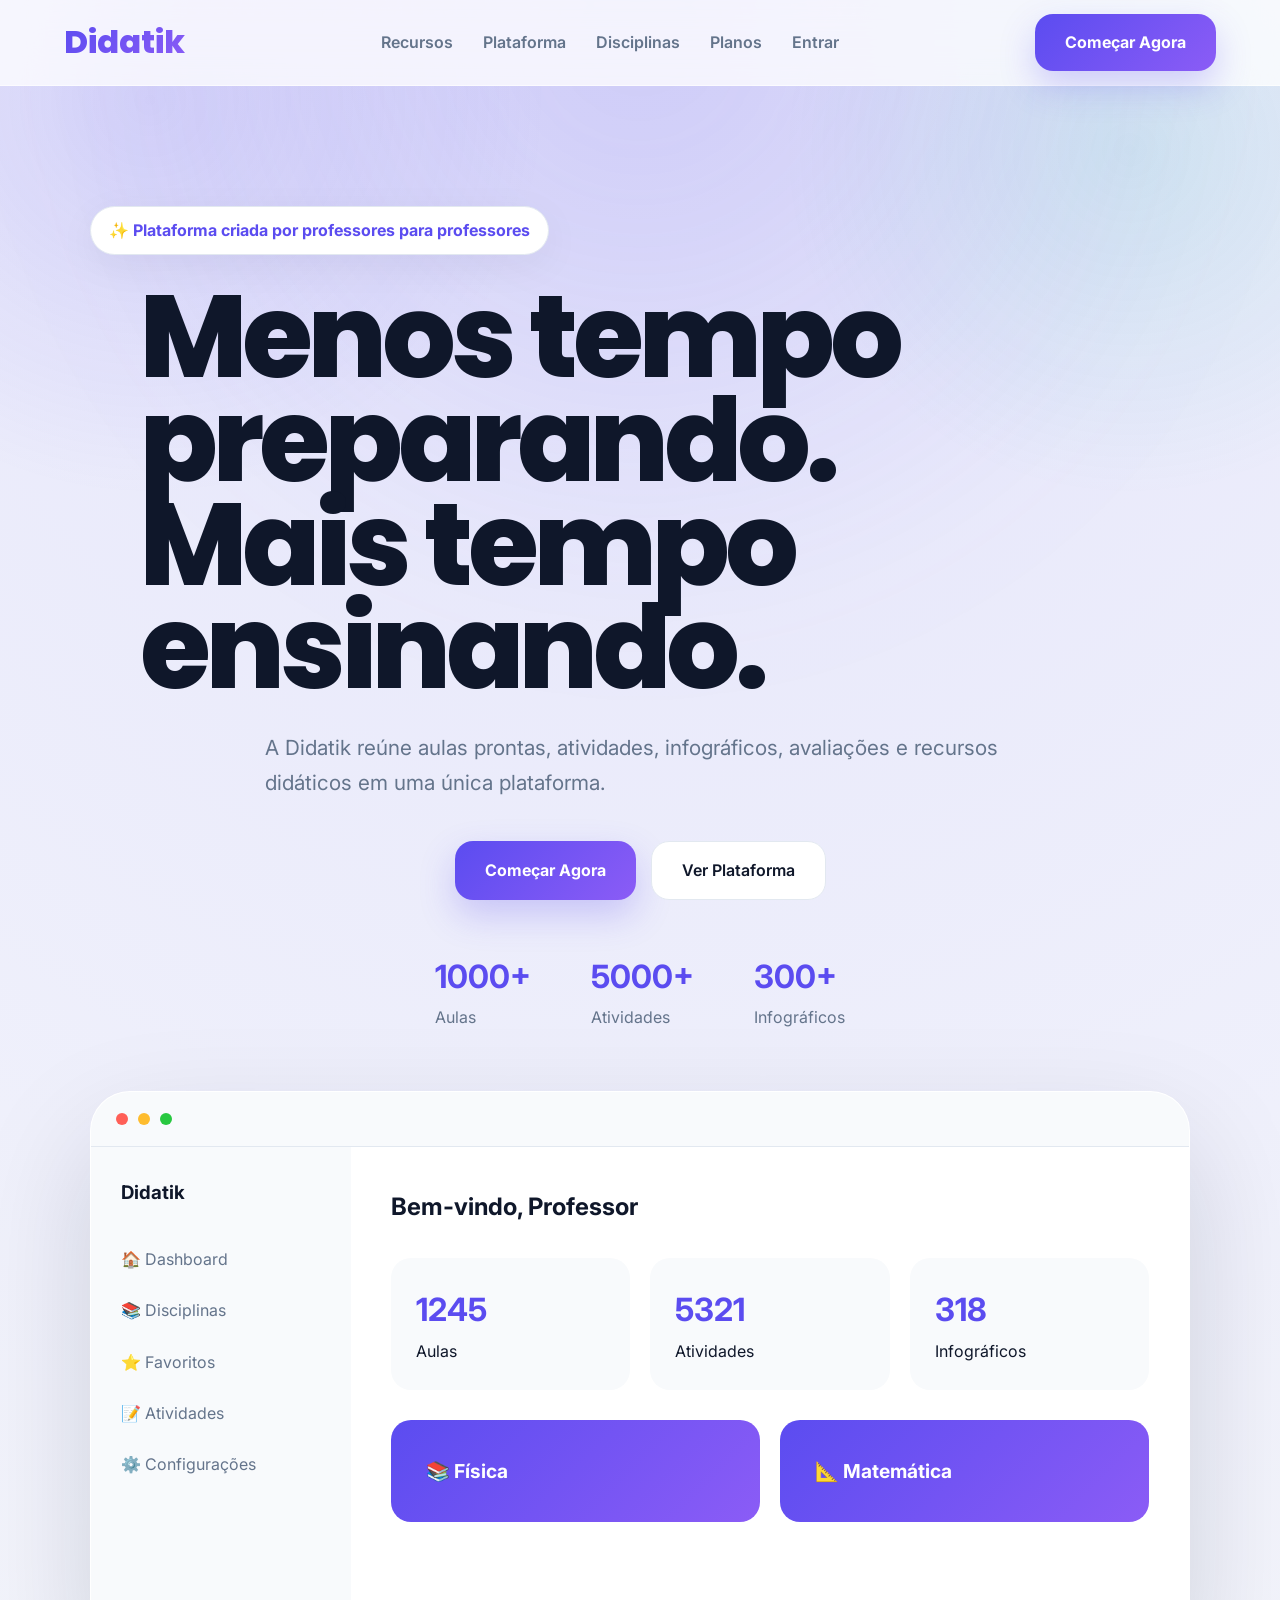
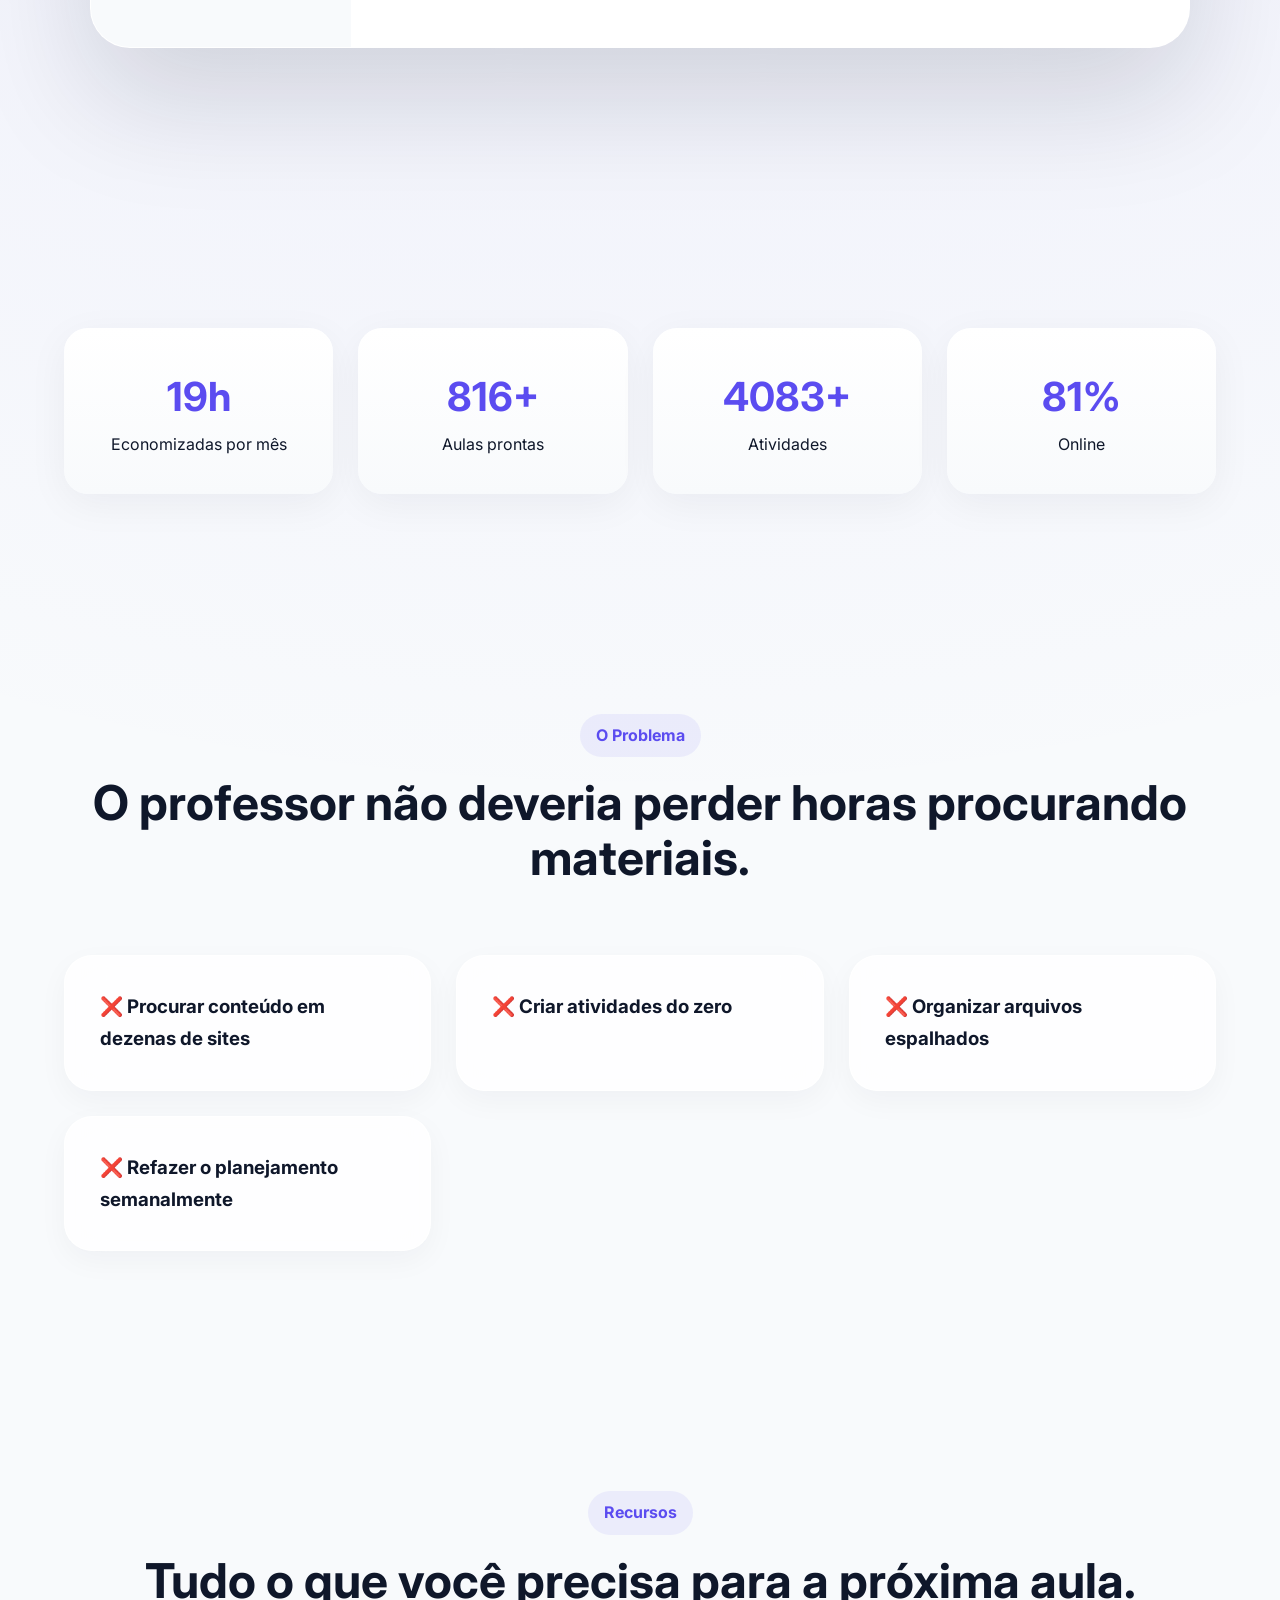
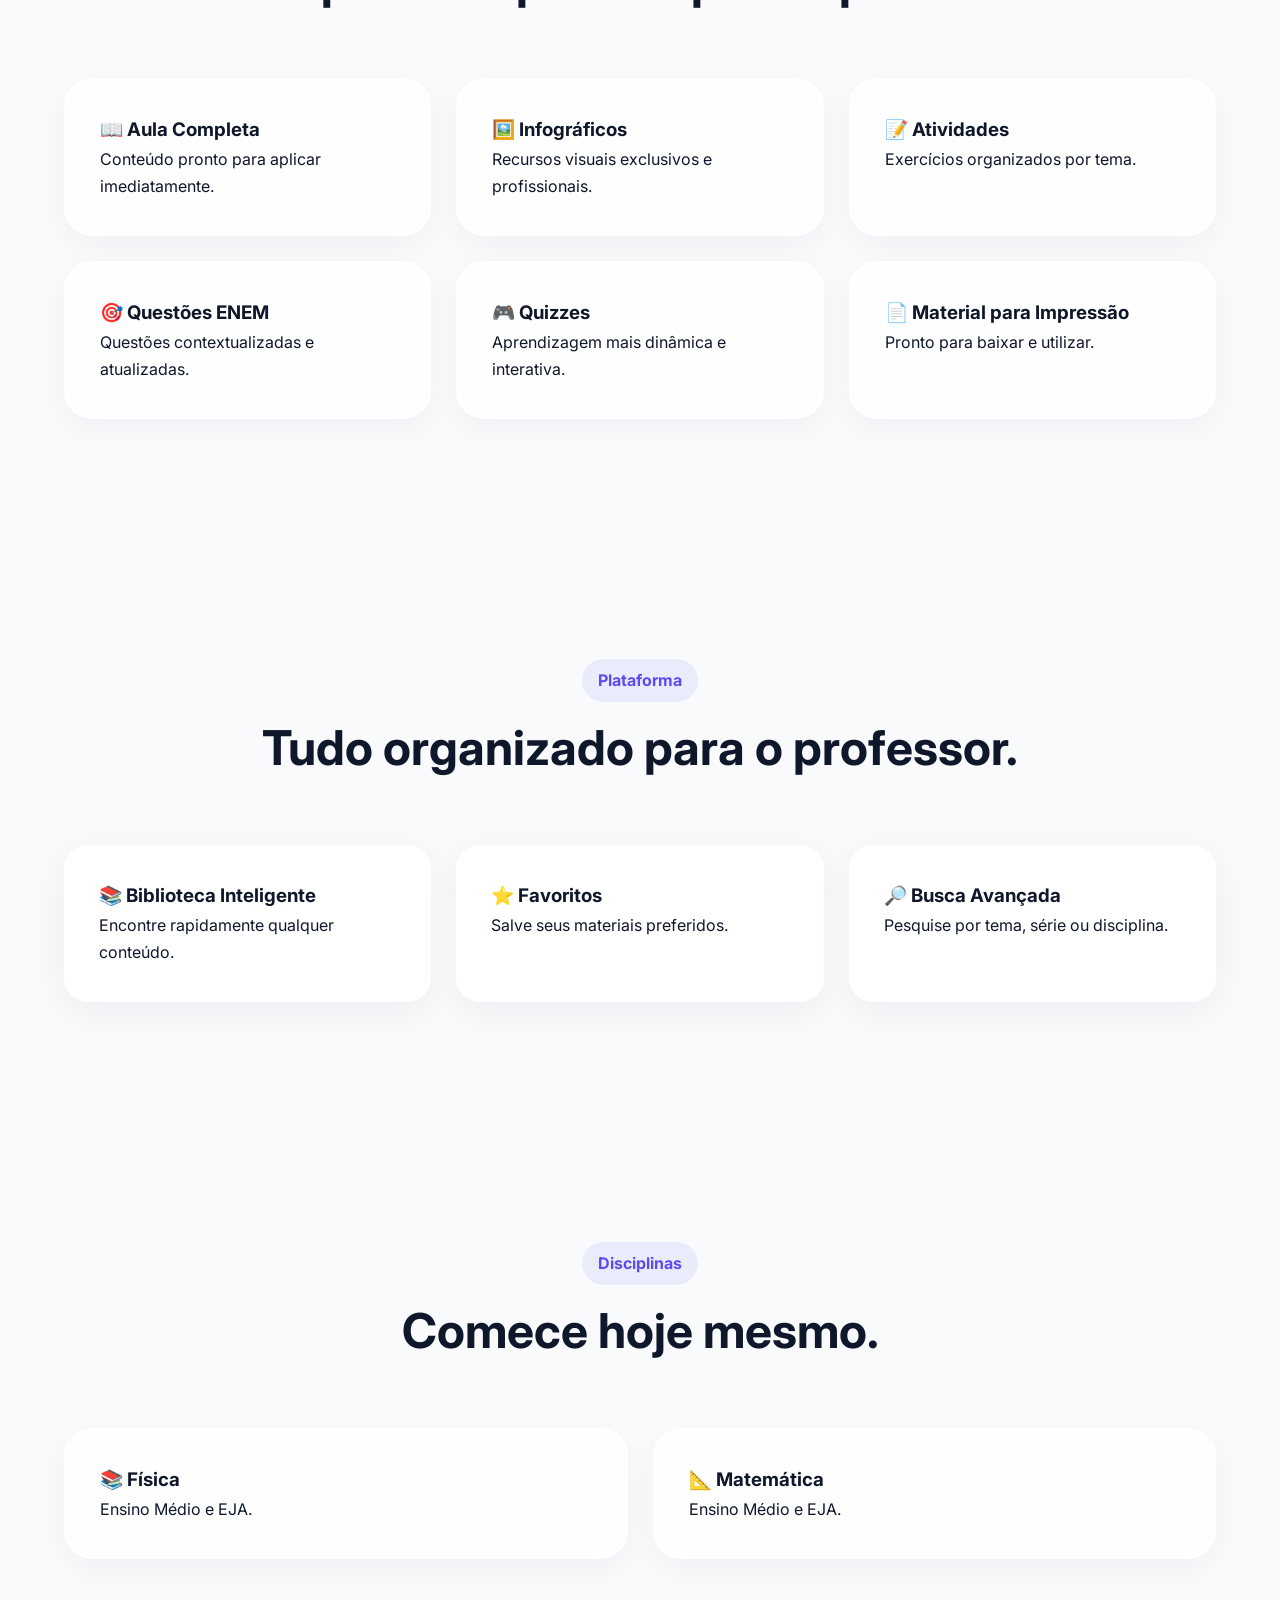
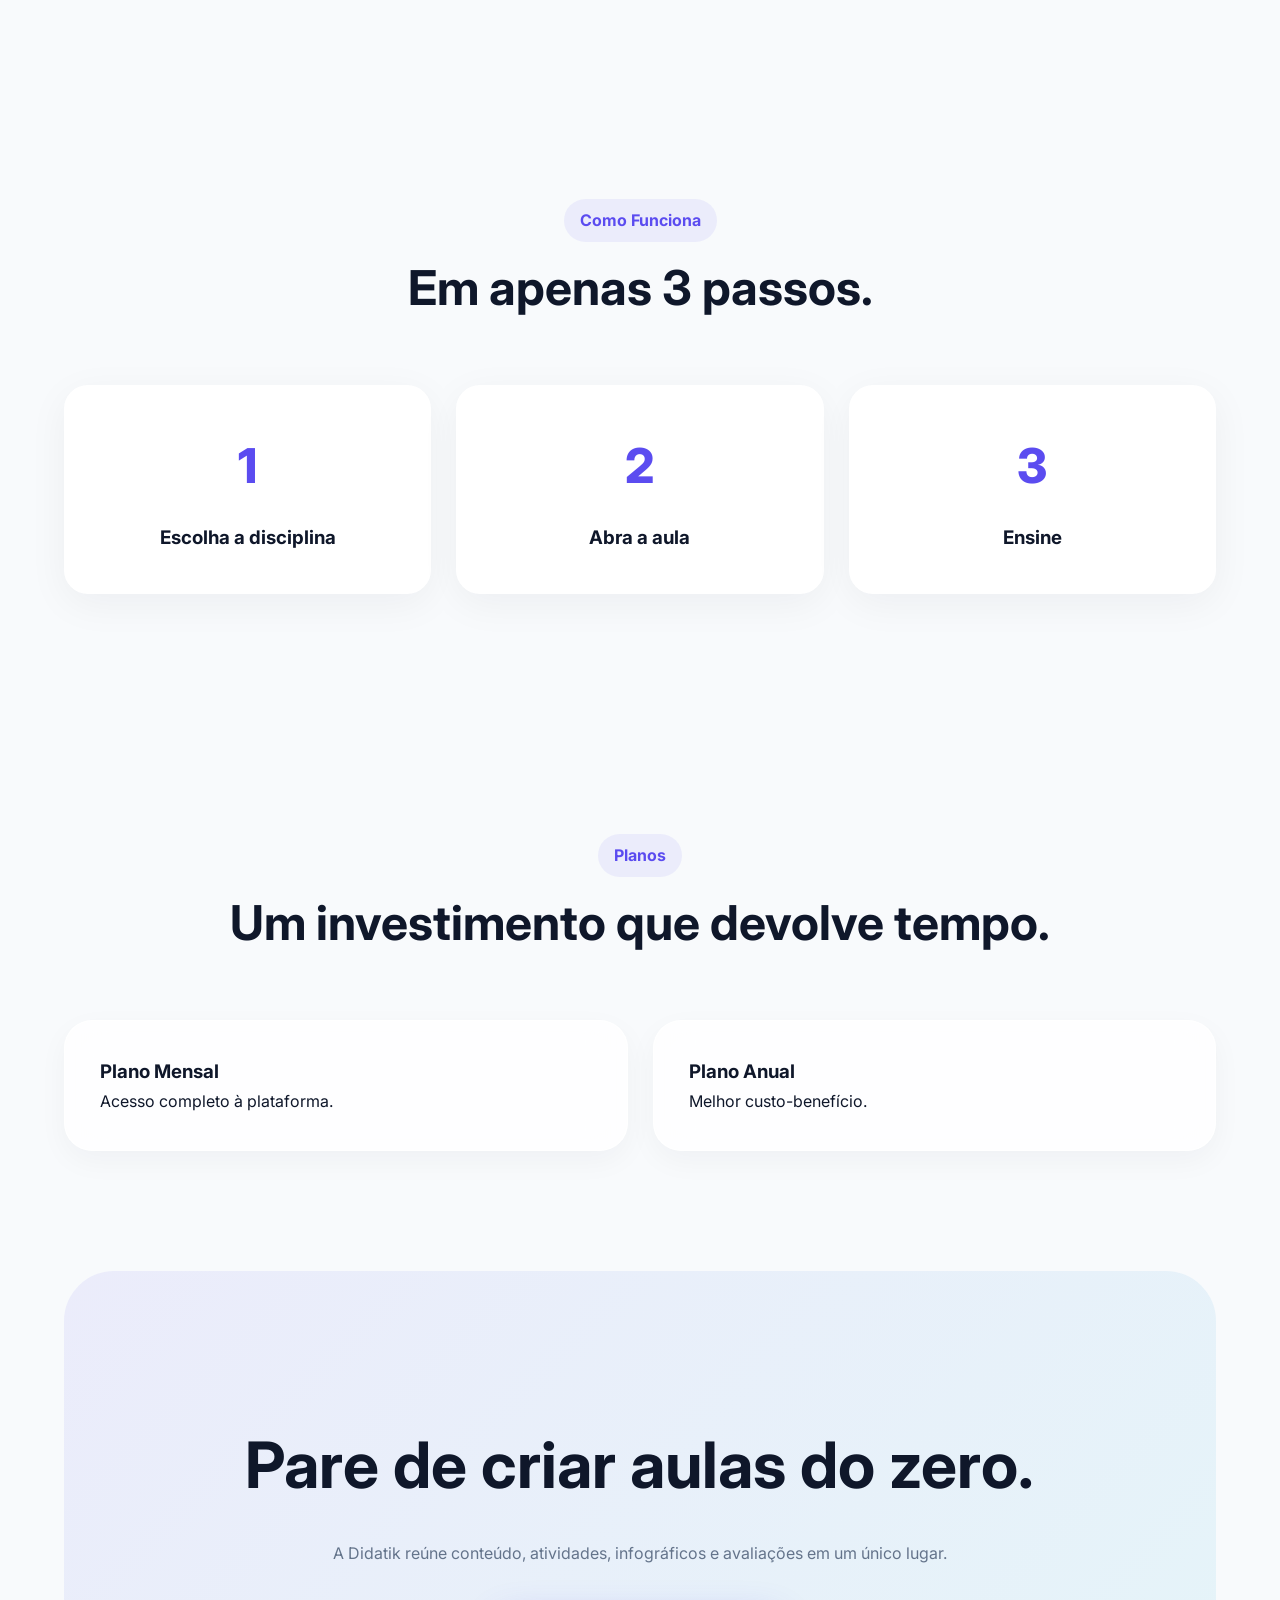
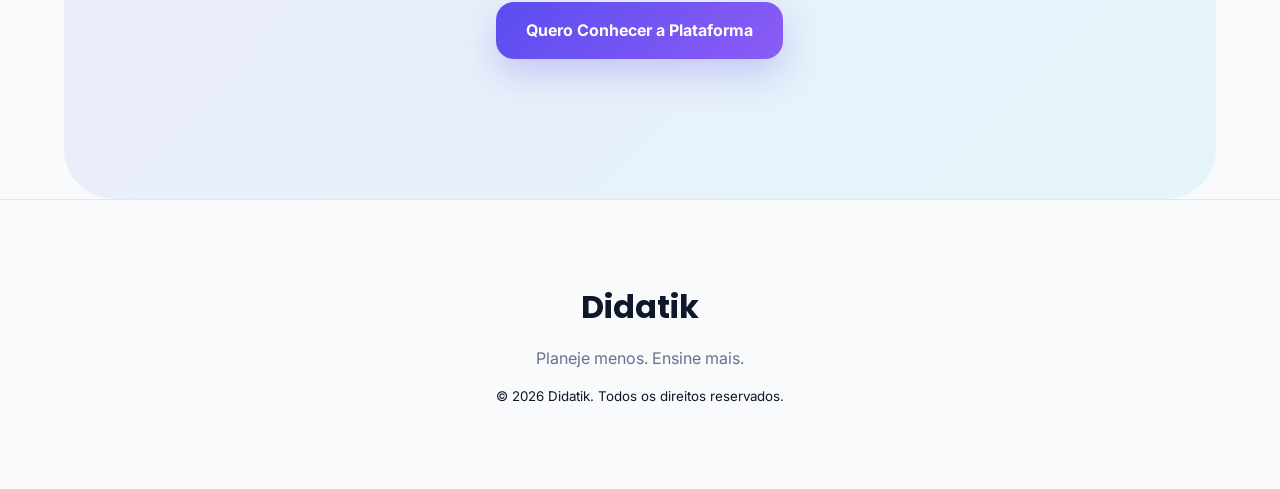
<file: index.html>
<!DOCTYPE html>

<html lang="pt-BR">

<head>


<!-- ========================================= -->
<!-- CONFIGURAÇÕES BÁSICAS -->
<!-- ========================================= -->

<meta charset="UTF-8">
<meta name="viewport" content="width=device-width, initial-scale=1.0">

<title>Didatik — Planeje menos. Ensine mais.</title>

<meta name="description"
    content="Aulas prontas, atividades, infográficos, quizzes e recursos didáticos para professores.">

<link rel="stylesheet" href="assets/css/style.css">

<!-- GOOGLE FONTS -->
<link rel="preconnect" href="https://fonts.googleapis.com">
<link rel="preconnect" href="https://fonts.gstatic.com" crossorigin>

<link
    href="https://fonts.googleapis.com/css2?family=Inter:wght@400;500;600;700;800&family=Poppins:wght@600;700;800&display=swap"
    rel="stylesheet">


</head>

<body>


<!-- ========================================= -->
<!-- HEADER -->
<!-- ========================================= -->

<header class="header">

    <div class="container">

        <a href="#" class="logo">
            Didatik
        </a>

        <nav class="nav">

            <a href="#recursos">Recursos</a>

            <a href="#plataforma">Plataforma</a>

            <a href="#disciplinas">Disciplinas</a>

            <a href="#planos">Planos</a>

            <a href="pages/login.html">Entrar</a>

        </nav>

        <a href="#" class="btn-primary">
            Começar Agora
        </a>

    </div>

</header>

<!-- ========================================= -->
<!-- HERO -->
<!-- ========================================= -->

<section class="hero">

    <div class="container hero-container">

        <div class="hero-badge">

            ✨ Plataforma criada por professores para professores

        </div>

        <h1>

            Menos tempo preparando.
            <br>
            Mais tempo ensinando.

        </h1>

        <p class="hero-description">

            A Didatik reúne aulas prontas, atividades,
            infográficos, avaliações e recursos didáticos
            em uma única plataforma.

        </p>

        <div class="hero-buttons">

            <a href="#" class="btn-primary">

                Começar Agora

            </a>

            <a href="#" class="btn-secondary">

                Ver Plataforma

            </a>

        </div>

        <!-- ============================= -->
        <!-- PROVA SOCIAL -->
        <!-- ============================= -->

        <div class="hero-proof">

            <div class="proof-item">

                <strong>1000+</strong>

                <span>Aulas</span>

            </div>

            <div class="proof-item">

                <strong>5000+</strong>

                <span>Atividades</span>

            </div>

            <div class="proof-item">

                <strong>300+</strong>

                <span>Infográficos</span>

            </div>

        </div>

        <!-- ============================= -->
        <!-- MOCKUP DA PLATAFORMA -->
        <!-- ============================= -->

        <div class="dashboard-preview">

            <div class="dashboard-window">

                <div class="window-header">

                    <span></span>
                    <span></span>
                    <span></span>

                </div>

                <div class="dashboard-body">

                    <!-- SIDEBAR -->

                    <aside class="dashboard-sidebar">

                        <h3>Didatik</h3>

                        <ul>

                            <li>🏠 Dashboard</li>

                            <li>📚 Disciplinas</li>

                            <li>⭐ Favoritos</li>

                            <li>📝 Atividades</li>

                            <li>⚙️ Configurações</li>

                        </ul>

                    </aside>

                    <!-- CONTEÚDO -->

                    <main class="dashboard-main">

                        <h2>
                            Bem-vindo, Professor
                        </h2>

                        <div class="dashboard-stats">

                            <div class="mini-card">

                                <h3>1245</h3>

                                <p>Aulas</p>

                            </div>

                            <div class="mini-card">

                                <h3>5321</h3>

                                <p>Atividades</p>

                            </div>

                            <div class="mini-card">

                                <h3>318</h3>

                                <p>Infográficos</p>

                            </div>

                        </div>

                        <div class="dashboard-disciplinas">

                            <div class="disciplina-card">

                                📚 Física

                            </div>

                            <div class="disciplina-card">

                                📐 Matemática

                            </div>

                        </div>

                    </main>

                </div>

            </div>

        </div>

    </div>

</section>

<!-- ========================================= -->
<!-- ESTATÍSTICAS -->
<!-- ========================================= -->

<section class="stats-section">

    <div class="container">

        <div class="stats-grid">

            <div class="stat">

                <h3>24h</h3>

                <p>Economizadas por mês</p>

            </div>

            <div class="stat">

                <h3>1000+</h3>

                <p>Aulas prontas</p>

            </div>

            <div class="stat">

                <h3>5000+</h3>

                <p>Atividades</p>

            </div>

            <div class="stat">

                <h3>100%</h3>

                <p>Online</p>

            </div>

        </div>

    </div>

</section>

<!-- ========================================= -->
<!-- PROBLEMA -->
<!-- ========================================= -->

<section class="section">

    <div class="container">

        <div class="section-header">

            <span class="section-tag">

                O Problema

            </span>

            <h2>

                O professor não deveria perder horas
                procurando materiais.

            </h2>

        </div>

        <div class="cards">

            <article class="card">

                <h3>❌ Procurar conteúdo em dezenas de sites</h3>

            </article>

            <article class="card">

                <h3>❌ Criar atividades do zero</h3>

            </article>

            <article class="card">

                <h3>❌ Organizar arquivos espalhados</h3>

            </article>

            <article class="card">

                <h3>❌ Refazer o planejamento semanalmente</h3>

            </article>

        </div>

    </div>

</section>

<!-- ========================================= -->
<!-- RECURSOS -->
<!-- ========================================= -->

<section id="recursos" class="section">

    <div class="container">

        <div class="section-header">

            <span class="section-tag">

                Recursos

            </span>

            <h2>

                Tudo o que você precisa
                para a próxima aula.

            </h2>

        </div>

        <div class="cards">

            <article class="card">

                <h3>📖 Aula Completa</h3>

                <p>
                    Conteúdo pronto para aplicar imediatamente.
                </p>

            </article>

            <article class="card">

                <h3>🖼️ Infográficos</h3>

                <p>
                    Recursos visuais exclusivos e profissionais.
                </p>

            </article>

            <article class="card">

                <h3>📝 Atividades</h3>

                <p>
                    Exercícios organizados por tema.
                </p>

            </article>

            <article class="card">

                <h3>🎯 Questões ENEM</h3>

                <p>
                    Questões contextualizadas e atualizadas.
                </p>

            </article>

            <article class="card">

                <h3>🎮 Quizzes</h3>

                <p>
                    Aprendizagem mais dinâmica e interativa.
                </p>

            </article>

            <article class="card">

                <h3>📄 Material para Impressão</h3>

                <p>
                    Pronto para baixar e utilizar.
                </p>

            </article>

        </div>

    </div>

</section>

<!-- ========================================= -->
<!-- PLATAFORMA -->
<!-- ========================================= -->

<section id="plataforma" class="section">

    <div class="container">

        <div class="section-header">

            <span class="section-tag">

                Plataforma

            </span>

            <h2>

                Tudo organizado para o professor.

            </h2>

        </div>

        <div class="platform-showcase">

            <div class="feature">

                <h3>📚 Biblioteca Inteligente</h3>

                <p>
                    Encontre rapidamente qualquer conteúdo.
                </p>

            </div>

            <div class="feature">

                <h3>⭐ Favoritos</h3>

                <p>
                    Salve seus materiais preferidos.
                </p>

            </div>

            <div class="feature">

                <h3>🔎 Busca Avançada</h3>

                <p>
                    Pesquise por tema, série ou disciplina.
                </p>

            </div>

        </div>

    </div>

</section>

<!-- ========================================= -->
<!-- DISCIPLINAS -->
<!-- ========================================= -->

<section id="disciplinas" class="section">

    <div class="container">

        <div class="section-header">

            <span class="section-tag">

                Disciplinas

            </span>

            <h2>

                Comece hoje mesmo.

            </h2>

        </div>

        <div class="cards">

            <article class="card">

                <h3>📚 Física</h3>

                <p>
                    Ensino Médio e EJA.
                </p>

            </article>

            <article class="card">

                <h3>📐 Matemática</h3>

                <p>
                    Ensino Médio e EJA.
                </p>

            </article>

        </div>

    </div>

</section>

<!-- ========================================= -->
<!-- COMO FUNCIONA -->
<!-- ========================================= -->

<section class="section">

    <div class="container">

        <div class="section-header">

            <span class="section-tag">

                Como Funciona

            </span>

            <h2>

                Em apenas 3 passos.

            </h2>

        </div>

        <div class="steps">

            <div class="step">

                <span>1</span>

                <h3>Escolha a disciplina</h3>

            </div>

            <div class="step">

                <span>2</span>

                <h3>Abra a aula</h3>

            </div>

            <div class="step">

                <span>3</span>

                <h3>Ensine</h3>

            </div>

        </div>

    </div>

</section>

<!-- ========================================= -->
<!-- PLANOS -->
<!-- ========================================= -->

<section id="planos" class="section">

    <div class="container">

        <div class="section-header">

            <span class="section-tag">

                Planos

            </span>

            <h2>

                Um investimento que devolve tempo.

            </h2>

        </div>

        <div class="cards">

            <article class="card">

                <h3>Plano Mensal</h3>

                <p>
                    Acesso completo à plataforma.
                </p>

            </article>

            <article class="card">

                <h3>Plano Anual</h3>

                <p>
                    Melhor custo-benefício.
                </p>

            </article>

        </div>

    </div>

</section>

<!-- ========================================= -->
<!-- CTA FINAL -->
<!-- ========================================= -->

<section class="cta">

    <div class="container">

        <h2>

            Pare de criar aulas do zero.

        </h2>

        <p>

            A Didatik reúne conteúdo, atividades,
            infográficos e avaliações em um único lugar.

        </p>

        <a href="#" class="btn-primary">

            Quero Conhecer a Plataforma

        </a>

    </div>

</section>

<!-- ========================================= -->
<!-- FOOTER -->
<!-- ========================================= -->

<footer class="footer">

    <div class="container">

        <h3>

            Didatik

        </h3>

        <p>

            Planeje menos. Ensine mais.

        </p>

        <small>

            © 2026 Didatik. Todos os direitos reservados.

        </small>

    </div>

</footer>

<script src="assets/js/main.js"></script>


</body>

</html>
</file>
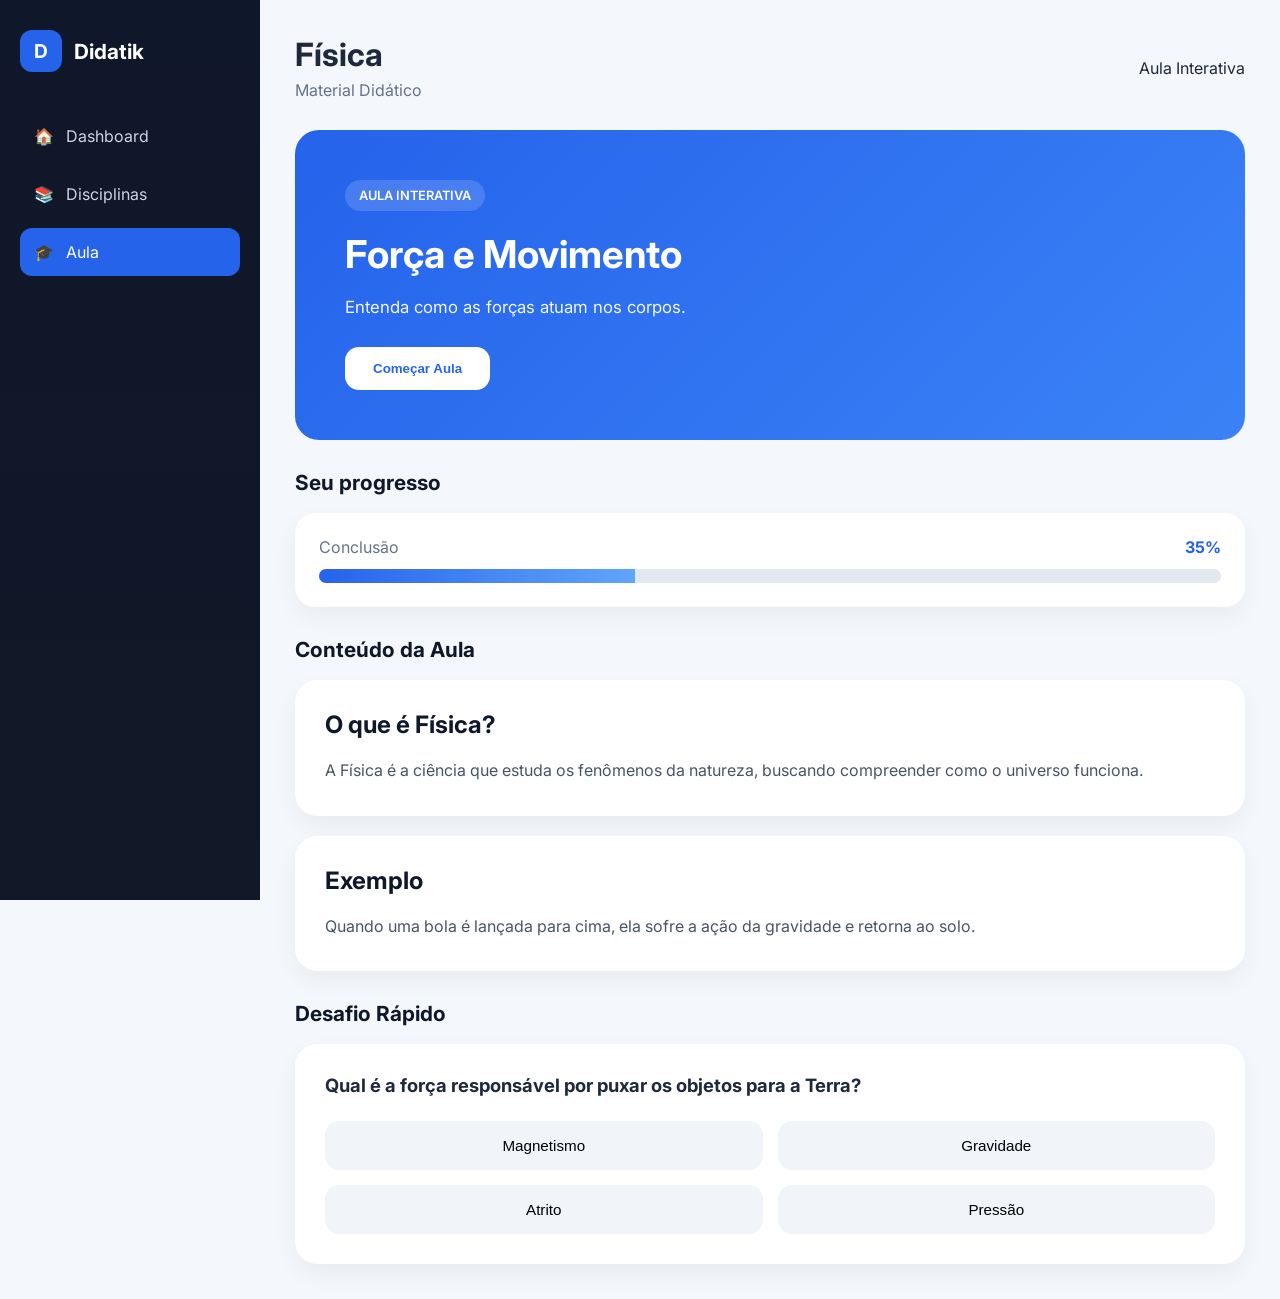
<file: pages/aula.html>
<!DOCTYPE html>
<html lang="pt-BR">
<head>
    <meta charset="UTF-8">
    <meta name="viewport" content="width=device-width, initial-scale=1.0">

    <title>Didatik • Aula</title>

    <link rel="stylesheet" href="../assets/css/aula.css">

    <link
        href="https://fonts.googleapis.com/css2?family=Inter:wght@300;400;500;600;700;800&display=swap"
        rel="stylesheet">
</head>
<body>

    <!-- ========================= -->
    <!-- SIDEBAR -->
    <!-- ========================= -->

    <aside class="sidebar">

        <div class="logo">
            <span>D</span>
            <h2>Didatik</h2>
        </div>

        <nav class="menu">

            <a href="dashboard.html">
                <span>🏠</span>
                Dashboard
            </a>

            <a href="disciplina.html">
                <span>📚</span>
                Disciplinas
            </a>

            <a href="#" class="active">
                <span>🎓</span>
                Aula
            </a>

        </nav>

    </aside>

    <!-- ========================= -->
    <!-- MAIN -->
    <!-- ========================= -->

    <main class="main">

        <!-- TOPO -->

        <header class="topbar">

            <div>
                <h1 id="tituloAula">
                    Aula de Física
                </h1>

                <p id="subtituloAula">
                    Aprenda de forma simples e visual.
                </p>
            </div>

            <div class="user-area">
    <span class="status-aula">
        Aula Interativa
    </span>
</div>

        </header>

        <!-- HERO -->

        <section class="hero">

            <div class="hero-content">

                <span class="tag">
                    AULA INTERATIVA
                </span>

                <h2 id="nomeConteudo">
                    Introdução à Física
                </h2>

                <p id="descricaoConteudo">
                    Explore conceitos fundamentais através de exemplos,
                    animações e exercícios.
                </p>

                <button id="btnIniciar">
                    Começar Aula
                </button>

            </div>

        </section>

        <!-- PROGRESSO -->

        <section class="progress-section">

            <div class="section-header">
                <h3>Seu progresso</h3>
            </div>

            <div class="progress-card">

                <div class="progress-info">
                    <span>Conclusão</span>
                    <strong>35%</strong>
                </div>

                <div class="progress-bar">
                    <div class="progress-fill"></div>
                </div>

            </div>

        </section>

        <!-- CONTEÚDO -->

        <section class="content-section">

            <div class="section-header">
                <h3>Conteúdo da Aula</h3>
            </div>

            <div class="lesson-container">

                <article class="lesson-block">

                    <h2>O que é Física?</h2>

                    <p>
                        A Física é a ciência que estuda os fenômenos da
                        natureza, buscando compreender como o universo
                        funciona.
                    </p>

                </article>

                <article class="lesson-block">

                    <h2>Exemplo</h2>

                    <p>
                        Quando uma bola é lançada para cima, ela sofre a ação
                        da gravidade e retorna ao solo.
                    </p>

                </article>

            </div>

        </section>

        <!-- QUIZ -->

        <section class="quiz-section">

            <div class="section-header">
                <h3>Desafio Rápido</h3>
            </div>

            <div class="quiz-card">

                <h4>
                    Qual é a força responsável por puxar os objetos para a Terra?
                </h4>

                <div class="answers">

                    <button class="answer-btn">
                        Magnetismo
                    </button>

                    <button class="answer-btn">
                        Gravidade
                    </button>

                    <button class="answer-btn">
                        Atrito
                    </button>

                    <button class="answer-btn">
                        Pressão
                    </button>

                </div>

            </div>

        </section>

    </main>

    <script type="module" src="../assets/js/aula.js"></script>

</body>
</html>
</file>
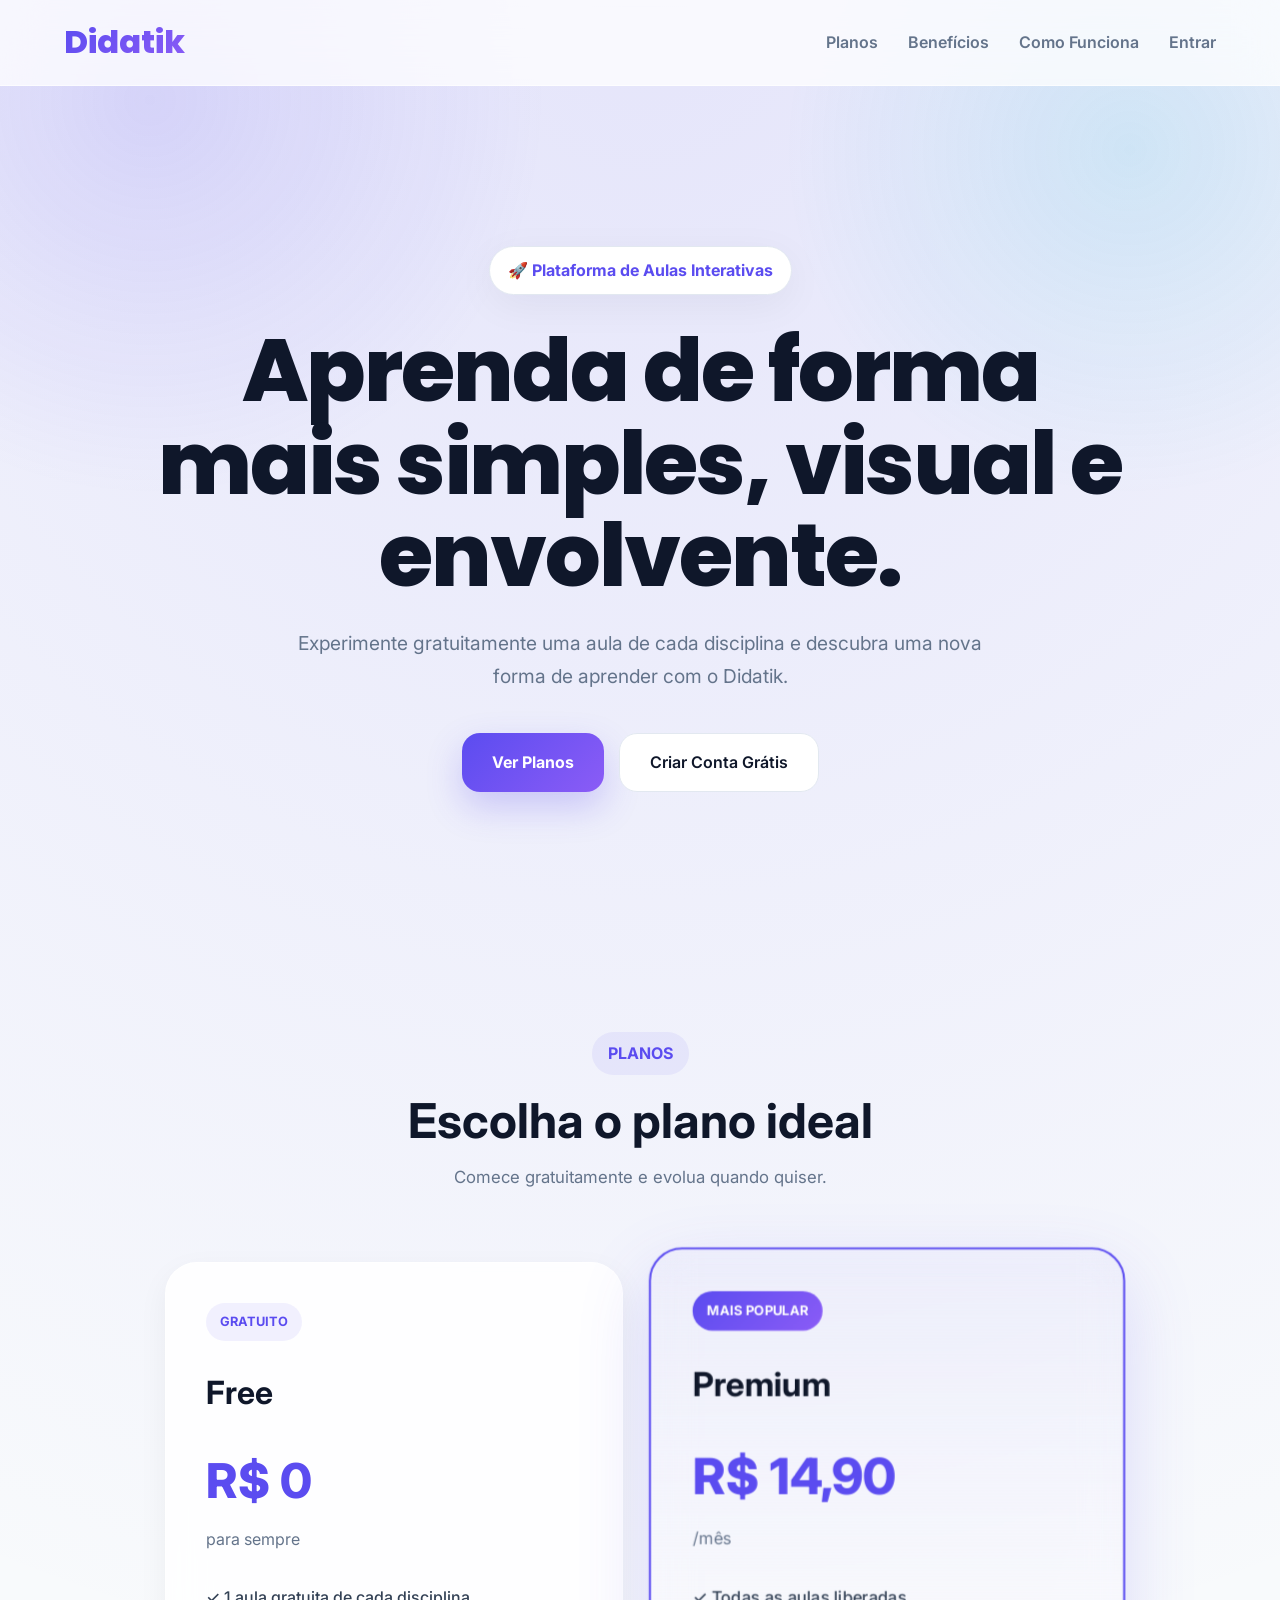
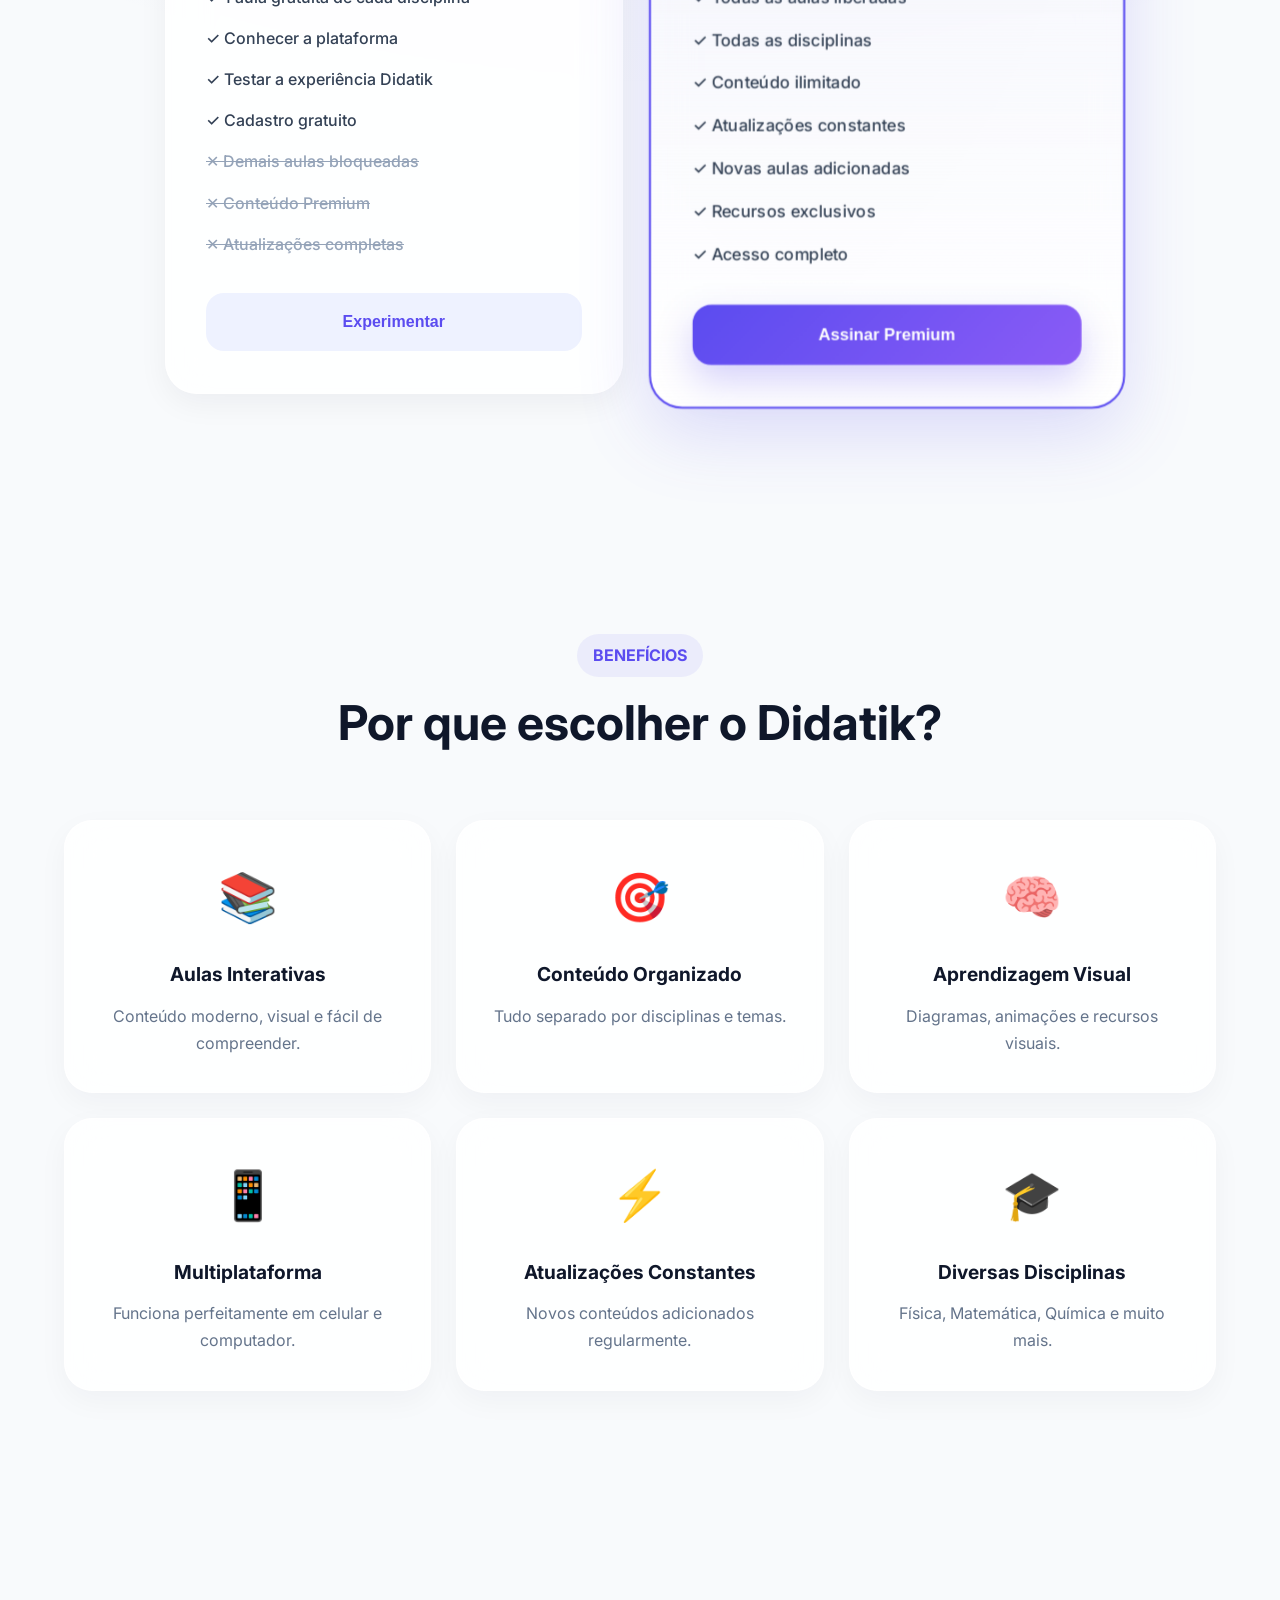
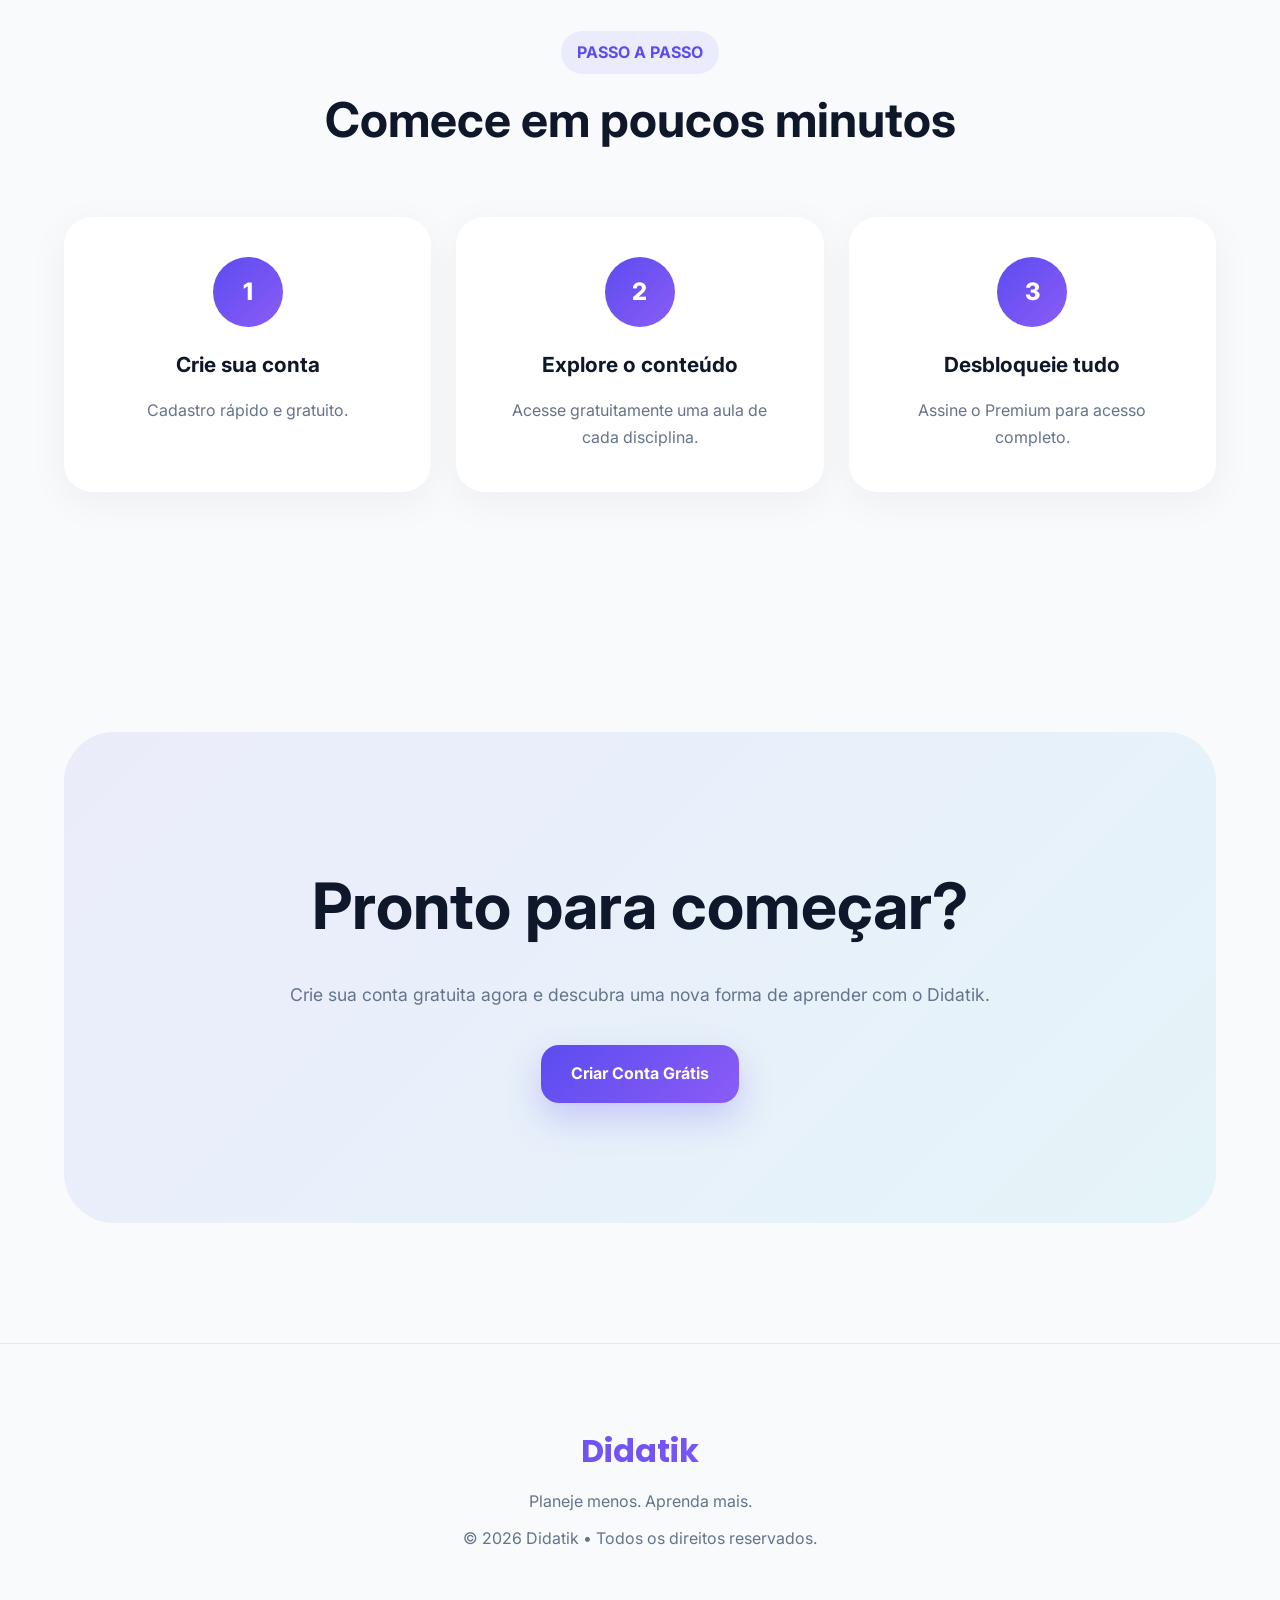
<file: pages/planos.html>
<!DOCTYPE html>
<html lang="pt-BR">
<head>

    <!-- =====================================
         META
    ====================================== -->

    <meta charset="UTF-8">
    <meta name="viewport" content="width=device-width, initial-scale=1.0">

    <title>Didatik • Planos</title>

    <!-- CSS -->
    <link rel="stylesheet" href="../assets/css/planos.css">

    <!-- FONTS -->
    <link href="https://fonts.googleapis.com/css2?family=Inter:wght@300;400;500;600;700;800&family=Poppins:wght@600;700;800&display=swap" rel="stylesheet">

</head>
<body>

<!-- =====================================
     HEADER
====================================== -->

<header class="header">

    <div class="container">

        <a href="../index.html" class="logo">
            Didatik
        </a>

        <nav class="nav">

            <a href="#planos">Planos</a>
            <a href="#beneficios">Benefícios</a>
            <a href="#como-funciona">Como Funciona</a>
            <a href="login.html">Entrar</a>

        </nav>

    </div>

</header>

<!-- =====================================
     HERO
====================================== -->

<section class="hero">

    <div class="container hero-container">

        <div class="hero-content">

            <span class="hero-badge">
                🚀 Plataforma de Aulas Interativas
            </span>

            <h1>
                Aprenda de forma mais simples, visual e envolvente.
            </h1>

            <p class="hero-description">

                Experimente gratuitamente uma aula de cada disciplina
                e descubra uma nova forma de aprender com o Didatik.

            </p>

            <div class="hero-buttons">

                <a href="#planos" class="btn-primary">
                    Ver Planos
                </a>

                <a href="login.html" class="btn-secondary">
                    Criar Conta Grátis
                </a>

            </div>

        </div>

    </div>

</section>

<!-- =====================================
     PLANOS
====================================== -->

<section class="section" id="planos">

    <div class="container">

        <div class="section-header">

            <span class="section-tag">
                PLANOS
            </span>

            <h2>
                Escolha o plano ideal
            </h2>

            <p>
                Comece gratuitamente e evolua quando quiser.
            </p>

        </div>

        <div class="plans-grid">

            <!-- FREE -->

            <div class="plan-card">

                <span class="plan-badge">
                    GRATUITO
                </span>

                <h3>
                    Free
                </h3>

                <div class="price">

                    <strong>R$ 0</strong>

                    <span>para sempre</span>

                </div>

                <ul>

                    <li>
                        ✓ 1 aula gratuita de cada disciplina
                    </li>

                    <li>
                        ✓ Conhecer a plataforma
                    </li>

                    <li>
                        ✓ Testar a experiência Didatik
                    </li>

                    <li>
                        ✓ Cadastro gratuito
                    </li>

                    <li class="disabled">
                        ✕ Demais aulas bloqueadas
                    </li>

                    <li class="disabled">
                        ✕ Conteúdo Premium
                    </li>

                    <li class="disabled">
                        ✕ Atualizações completas
                    </li>

                </ul>

                <button class="btn-free">
                    Experimentar
                </button>

            </div>

            <!-- PREMIUM -->

            <div class="plan-card featured">

                <span class="plan-badge premium-badge">
                    MAIS POPULAR
                </span>

                <h3>
                    Premium
                </h3>

                <div class="price">

                    <strong>R$ 14,90</strong>

                    <span>/mês</span>

                </div>

                <ul>

                    <li>
                        ✓ Todas as aulas liberadas
                    </li>

                    <li>
                        ✓ Todas as disciplinas
                    </li>

                    <li>
                        ✓ Conteúdo ilimitado
                    </li>

                    <li>
                        ✓ Atualizações constantes
                    </li>

                    <li>
                        ✓ Novas aulas adicionadas
                    </li>

                    <li>
                        ✓ Recursos exclusivos
                    </li>

                    <li>
                        ✓ Acesso completo
                    </li>

                </ul>

                <button class="btn-premium">
                    Assinar Premium
                </button>

            </div>

        </div>

    </div>

</section>

<!-- =====================================
     BENEFÍCIOS
====================================== -->

<section class="section" id="beneficios">

    <div class="container">

        <div class="section-header">

            <span class="section-tag">
                BENEFÍCIOS
            </span>

            <h2>
                Por que escolher o Didatik?
            </h2>

        </div>

        <div class="benefits-grid">

            <div class="benefit-card">

                <div class="benefit-icon">
                    📚
                </div>

                <h3>
                    Aulas Interativas
                </h3>

                <p>
                    Conteúdo moderno, visual e fácil de compreender.
                </p>

            </div>

            <div class="benefit-card">

                <div class="benefit-icon">
                    🎯
                </div>

                <h3>
                    Conteúdo Organizado
                </h3>

                <p>
                    Tudo separado por disciplinas e temas.
                </p>

            </div>

            <div class="benefit-card">

                <div class="benefit-icon">
                    🧠
                </div>

                <h3>
                    Aprendizagem Visual
                </h3>

                <p>
                    Diagramas, animações e recursos visuais.
                </p>

            </div>

            <div class="benefit-card">

                <div class="benefit-icon">
                    📱
                </div>

                <h3>
                    Multiplataforma
                </h3>

                <p>
                    Funciona perfeitamente em celular e computador.
                </p>

            </div>

            <div class="benefit-card">

                <div class="benefit-icon">
                    ⚡
                </div>

                <h3>
                    Atualizações Constantes
                </h3>

                <p>
                    Novos conteúdos adicionados regularmente.
                </p>

            </div>

            <div class="benefit-card">

                <div class="benefit-icon">
                    🎓
                </div>

                <h3>
                    Diversas Disciplinas
                </h3>

                <p>
                    Física, Matemática, Química e muito mais.
                </p>

            </div>

        </div>

    </div>

</section>

<!-- =====================================
     COMO FUNCIONA
====================================== -->

<section class="section" id="como-funciona">

    <div class="container">

        <div class="section-header">

            <span class="section-tag">
                PASSO A PASSO
            </span>

            <h2>
                Comece em poucos minutos
            </h2>

        </div>

        <div class="steps">

            <div class="step">

                <span>1</span>

                <h3>
                    Crie sua conta
                </h3>

                <p>
                    Cadastro rápido e gratuito.
                </p>

            </div>

            <div class="step">

                <span>2</span>

                <h3>
                    Explore o conteúdo
                </h3>

                <p>
                    Acesse gratuitamente uma aula de cada disciplina.
                </p>

            </div>

            <div class="step">

                <span>3</span>

                <h3>
                    Desbloqueie tudo
                </h3>

                <p>
                    Assine o Premium para acesso completo.
                </p>

            </div>

        </div>

    </div>

</section>

<!-- =====================================
     CTA
====================================== -->

<section class="cta">

    <div class="container">

        <h2>
            Pronto para começar?
        </h2>

        <p>

            Crie sua conta gratuita agora e descubra uma nova forma
            de aprender com o Didatik.

        </p>

        <a href="login.html" class="btn-primary">

            Criar Conta Grátis

        </a>

    </div>

</section>

<!-- =====================================
     FOOTER
====================================== -->

<footer class="footer">

    <div class="container">

        <h3>
            Didatik
        </h3>

        <p>
            Planeje menos. Aprenda mais.
        </p>

        <p>
            © 2026 Didatik • Todos os direitos reservados.
        </p>

    </div>

</footer>

<!-- JS -->
<script src="../assets/js/planos.js"></script>

</body>
</html>
</file>
<file: assets/css/style.css>
/* =========================================
DIDATIK
Planeje menos. Ensine mais.
========================================= */

*{
margin:0;
padding:0;
box-sizing:border-box;
}

html{
scroll-behavior:smooth;
}

:root{

    --primary:#5B4CF0;
    --primary-dark:#4338CA;

    --secondary:#8B5CF6;

    --accent:#06B6D4;

    --bg:#F8FAFC;

    --card:#FFFFFF;

    --text:#0F172A;

    --text-light:#64748B;

    --border:#E2E8F0;

    --shadow:
    0 10px 40px rgba(15,23,42,.05);

    --shadow-hover:
    0 30px 80px rgba(91,76,240,.18);

    --radius:28px;
}

/* =========================================
BACKGROUND
========================================= */

body{

    font-family:'Inter',sans-serif;

    background:
    radial-gradient(
        circle at top,
        rgba(91,76,240,.12),
        transparent 35%
    ),
    #F8FAFC;

    color:var(--text);

    line-height:1.7;

    overflow-x:hidden;

    position:relative;
}

body::before{


content:"";

position:fixed;

top:-300px;
left:-250px;

width:800px;
height:800px;

background:
radial-gradient(
  circle,
  rgba(91,76,240,.15),
  transparent 70%
);

z-index:-2;


}

body::after{


content:"";

position:fixed;

top:-200px;
right:-200px;

width:700px;
height:700px;

background:
radial-gradient(
  circle,
  rgba(20,184,166,.12),
  transparent 70%
);

z-index:-2;


}

.hero::before{

    content:"";

    position:absolute;

    width:1200px;
    height:1200px;

    left:50%;
    top:-650px;

    transform:translateX(-50%);

    background:
    radial-gradient(
        circle,
        rgba(91,76,240,.18),
        transparent 70%
    );

    filter:blur(80px);

    z-index:-1;
}

/* =========================================
CONTAINER
========================================= */

.container{


width:90%;

max-width:1200px;

margin:auto;


}

/* =========================================
HEADER
========================================= */

.header{


position:sticky;

top:0;

z-index:999;

backdrop-filter:blur(20px);

background:
rgba(255,255,255,.75);

border-bottom:
1px solid rgba(255,255,255,.6);


}

.header .container{


height:85px;

display:flex;

align-items:center;

justify-content:space-between;


}

.logo{


text-decoration:none;

font-family:'Poppins',sans-serif;

font-size:2rem;

font-weight:800;

background:
linear-gradient(
  135deg,
  var(--primary),
  var(--secondary)
);

-webkit-background-clip:text;
-webkit-text-fill-color:transparent;


}

.nav{


display:flex;

gap:30px;


}

.nav a{


text-decoration:none;

color:var(--text-light);

font-weight:600;

transition:.3s;


}

.nav a:hover{


color:var(--primary);


}

/* =========================================
BUTTONS
========================================= */

.btn-primary{


display:inline-flex;

align-items:center;

justify-content:center;

padding:15px 30px;

border-radius:18px;

text-decoration:none;

color:white;

font-weight:700;

background:
linear-gradient(
  135deg,
  var(--primary),
  var(--secondary)
);

box-shadow:
0 15px 35px rgba(91,76,240,.25);

transition:.35s;


}

.btn-primary:hover{


transform:
translateY(-3px);


}

.btn-secondary{


display:inline-flex;

align-items:center;

justify-content:center;

padding:15px 30px;

border-radius:18px;

border:1px solid var(--border);

text-decoration:none;

color:var(--text);

font-weight:600;

background:white;

transition:.35s;


}

.btn-secondary:hover{


box-shadow:var(--shadow);


}

/* =========================================
HERO
========================================= */

.hero{

    min-height:100vh;

    display:flex;

    align-items:center;

    justify-content:center;

    padding-top:120px;

    padding-bottom:180px;
}

.hero-container{


max-width:1100px;


}

.hero-badge{


display:inline-block;

padding:10px 18px;

border-radius:999px;

background:white;

border:1px solid var(--border);

box-shadow:var(--shadow);

font-weight:700;

color:var(--primary);

margin-bottom:30px;


}

.hero h1{

    font-family:'Poppins',sans-serif;

    font-size:clamp(5rem,9vw,8rem);

    font-weight:800;

    line-height:.9;

    letter-spacing:-5px;

    max-width:1000px;

    margin:auto auto 30px;
}

.hero-description{


max-width:750px;

margin:auto;

font-size:1.3rem;

color:var(--text-light);


}

.hero-buttons{


margin-top:40px;

display:flex;

justify-content:center;

gap:15px;


}

/* =========================================
PROOF
========================================= */

.hero-proof{


display:flex;

justify-content:center;

gap:60px;

margin-top:50px;

margin-bottom:60px;


}

.proof-item strong{


display:block;

font-size:2rem;

color:var(--primary);


}

.proof-item span{


color:var(--text-light);


}

/* =========================================
DASHBOARD
========================================= */

.dashboard-preview{


margin-top:30px;


}

.dashboard-window{

    background:white;

    border-radius:40px;

    overflow:hidden;

    border:
    1px solid rgba(255,255,255,.7);

    box-shadow:
    0 50px 120px rgba(15,23,42,.15);

    transform:
    perspective(2000px)
    rotateX(6deg);

    transition:.5s ease;
}

.dashboard-window:hover{

    transform:
    perspective(2000px)
    rotateX(0deg)
    translateY(-10px);
}

.window-header{


height:55px;

background:#F8FAFC;

display:flex;

align-items:center;

gap:10px;

padding:0 25px;

border-bottom:1px solid var(--border);


}

.window-header span{


width:12px;
height:12px;

border-radius:50%;


}

.window-header span:nth-child(1){
background:#FF5F57;
}

.window-header span:nth-child(2){
background:#FEBC2E;
}

.window-header span:nth-child(3){
background:#28C840;
}

.dashboard-body{


display:grid;

grid-template-columns:260px 1fr;


}

.dashboard-sidebar{


background:#F8FAFC;

min-height:500px;

padding:30px;


}

.dashboard-sidebar h3{


margin-bottom:25px;


}

.dashboard-sidebar ul{


list-style:none;


}

.dashboard-sidebar li{


padding:12px 0;

color:var(--text-light);


}

.dashboard-main{


padding:40px;


}

.dashboard-main h2{


margin-bottom:30px;


}

.dashboard-stats{


display:grid;

grid-template-columns:
repeat(3,1fr);

gap:20px;

margin-bottom:30px;


}

.mini-card{


background:#F8FAFC;

padding:25px;

border-radius:20px;


}

.mini-card h3{


font-size:2rem;

color:var(--primary);


}

.dashboard-disciplinas{


display:grid;

grid-template-columns:
repeat(2,1fr);

gap:20px;


}

.disciplina-card{


background:
linear-gradient(
  135deg,
  var(--primary),
  var(--secondary)
);

color:white;

padding:35px;

border-radius:20px;

font-weight:700;

font-size:1.2rem;


}

/* =========================================
STATS
========================================= */

.stats-section{


padding:100px 0;


}

.stats-grid{


display:grid;

grid-template-columns:
repeat(4,1fr);

gap:25px;


}

.stat{


background:white;

padding:35px;

border-radius:24px;

text-align:center;

box-shadow:var(--shadow);


}

.stat h3{


font-size:2.5rem;

color:var(--primary);


}

/* =========================================
SECTION
========================================= */

.section{


padding:120px 0;


}

.section-header{


text-align:center;

margin-bottom:70px;


}

.section-tag{


display:inline-block;

padding:8px 16px;

border-radius:999px;

background:
rgba(91,76,240,.08);

color:var(--primary);

font-weight:700;


}

.section-header h2{


margin-top:18px;

font-size:3rem;

line-height:1.15;


}

/* =========================================
CARDS
========================================= */

.cards{


display:grid;

grid-template-columns:
repeat(auto-fit,minmax(280px,1fr));

gap:25px;


}

.card{

    background:
    rgba(255,255,255,.8);

    backdrop-filter:blur(20px);

    border:
    1px solid rgba(255,255,255,.8);

    border-radius:28px;

    padding:35px;

    transition:.4s;

    box-shadow:
    0 10px 30px rgba(15,23,42,.04);
}

.card:hover{

    transform:
    translateY(-10px);

    box-shadow:
    0 30px 80px rgba(91,76,240,.15);
}

/* =========================================
PLATFORM
========================================= */

.platform-showcase{


display:grid;

grid-template-columns:
repeat(3,1fr);

gap:25px;


}

.feature{


background:white;

padding:35px;

border-radius:24px;

box-shadow:var(--shadow);


}

.stat{

    background:
    linear-gradient(
        180deg,
        #ffffff,
        #f8fafc
    );
}

/* =========================================
STEPS
========================================= */

.steps{


display:grid;

grid-template-columns:
repeat(3,1fr);

gap:25px;


}

.step{


background:white;

padding:40px;

border-radius:24px;

text-align:center;

box-shadow:var(--shadow);


}

.step span{


display:block;

font-size:3rem;

font-weight:800;

color:var(--primary);

margin-bottom:15px;


}

/* =========================================
CTA
========================================= */

.cta{

    width:90%;

    margin:auto;

    padding:140px 0;

    text-align:center;

    border-radius:50px;

    background:
    linear-gradient(
        135deg,
        rgba(91,76,240,.08),
        rgba(6,182,212,.08)
    );
}

.cta h2{


font-size:4rem;

margin-bottom:20px;


}

.cta p{


max-width:700px;

margin:auto;

margin-bottom:35px;

color:var(--text-light);


}

/* =========================================
FOOTER
========================================= */

.footer{


padding:80px 0;

text-align:center;

border-top:1px solid var(--border);


}

.footer h3{


font-family:'Poppins',sans-serif;

font-size:2rem;

margin-bottom:10px;


}

.footer p{


color:var(--text-light);

margin-bottom:10px;


}

/* =========================================
RESPONSIVO
========================================= */

@media(max-width:1000px){


.dashboard-body{

    grid-template-columns:1fr;
}

.dashboard-sidebar{

    display:none;
}

.stats-grid{

    grid-template-columns:1fr 1fr;
}

.platform-showcase{

    grid-template-columns:1fr;
}

.steps{

    grid-template-columns:1fr;
}


}

@media(max-width:768px){


.nav{
    display:none;
}

.hero-buttons{

    flex-direction:column;
}

.hero-proof{

    flex-direction:column;

    gap:20px;
}

.dashboard-stats{

    grid-template-columns:1fr;
}

.dashboard-disciplinas{

    grid-template-columns:1fr;
}

.stats-grid{

    grid-template-columns:1fr;
}

.hero h1{

    font-size:3.5rem;
}

.section-header h2{

    font-size:2rem;
}

.cta h2{

    font-size:2.5rem;
}

}

section{

    position:relative;
}

.card,
.feature,
.stat,
.step,
.mini-card{

    transition:
    transform .4s ease,
    box-shadow .4s ease;
}

::selection{

    background:#5B4CF0;

    color:white;
}

/* =========================================
   ANIMAÇÕES
========================================= */

.hidden{

    opacity:0;

    transform:
    translateY(40px);

    transition:
    .8s ease;
}

.show{

    opacity:1;

    transform:
    translateY(0);
}

/* =========================================
   HEADER SCROLL
========================================= */

.header.scrolled{

    background:
    rgba(255,255,255,.92);

    backdrop-filter:
    blur(30px);

    box-shadow:
    0 10px 30px rgba(15,23,42,.06);
}
</file>
<file: assets/css/aula.css>
/* ==========================================
   RESET
========================================== */

*{
    margin:0;
    padding:0;
    box-sizing:border-box;
}

html{
    scroll-behavior:smooth;
}

body{
    font-family:'Inter', sans-serif;
    background:#f4f7fb;
    color:#1e293b;
    min-height:100vh;
    display:flex;
}

/* ==========================================
   SIDEBAR
========================================== */

.sidebar{
    width:260px;
    min-height:100vh;

    background:linear-gradient(
        180deg,
        #0f172a,
        #111827
    );

    padding:30px 20px;

    position:fixed;
    left:0;
    top:0;
}

.logo{
    display:flex;
    align-items:center;
    gap:12px;
    margin-bottom:40px;
}

.logo span{
    width:42px;
    height:42px;

    border-radius:12px;

    display:flex;
    align-items:center;
    justify-content:center;

    background:#2563eb;
    color:white;

    font-size:1.2rem;
    font-weight:700;
}

.logo h2{
    color:white;
    font-size:1.3rem;
}

.menu{
    display:flex;
    flex-direction:column;
    gap:10px;
}

.menu a{
    text-decoration:none;
    color:#cbd5e1;

    display:flex;
    align-items:center;
    gap:12px;

    padding:14px;
    border-radius:12px;

    transition:.3s;
}

.menu a:hover{
    background:rgba(255,255,255,.08);
}

.menu a.active{
    background:#2563eb;
    color:white;
}

/* ==========================================
   MAIN
========================================== */

.main{
    margin-left:260px;
    width:calc(100% - 260px);
    padding:35px;
}

/* ==========================================
   TOPBAR
========================================== */

.topbar{
    display:flex;
    justify-content:space-between;
    align-items:center;

    margin-bottom:30px;
}

.topbar h1{
    font-size:2rem;
    margin-bottom:6px;
}

.topbar p{
    color:#64748b;
}

.user-area{
    display:flex;
    align-items:center;
}



/* ==========================================
   HERO
========================================== */

.hero{
    background:linear-gradient(
        135deg,
        #2563eb,
        #3b82f6
    );

    border-radius:24px;

    color:white;

    padding:50px;

    margin-bottom:30px;

    overflow:hidden;
}

.hero-content{
    max-width:700px;
}

.tag{
    display:inline-block;

    background:rgba(255,255,255,.15);

    padding:8px 14px;

    border-radius:50px;

    font-size:.8rem;
    font-weight:600;

    margin-bottom:20px;
}

.hero h2{
    font-size:2.4rem;
    margin-bottom:15px;
}

.hero p{
    font-size:1.05rem;
    line-height:1.8;
    opacity:.95;
}

#btnIniciar{
    margin-top:25px;

    border:none;

    background:white;
    color:#2563eb;

    font-weight:700;

    padding:14px 28px;

    border-radius:14px;

    cursor:pointer;

    transition:.3s;
}

#btnIniciar:hover{
    transform:translateY(-2px);
}

/* ==========================================
   SECTIONS
========================================== */

.section-header{
    margin-bottom:18px;
}

.section-header h3{
    font-size:1.3rem;
    color:#0f172a;
}

/* ==========================================
   PROGRESSO
========================================== */

.progress-section{
    margin-bottom:30px;
}

.progress-card{
    background:white;

    padding:24px;

    border-radius:20px;

    box-shadow:
    0 10px 25px rgba(0,0,0,.05);
}

.progress-info{
    display:flex;
    justify-content:space-between;

    margin-bottom:12px;
}

.progress-info span{
    color:#64748b;
}

.progress-info strong{
    color:#2563eb;
}

.progress-bar{
    height:14px;
    background:#e2e8f0;

    border-radius:999px;
    overflow:hidden;
}

.progress-fill{
    width:35%;
    height:100%;

    background:linear-gradient(
        90deg,
        #2563eb,
        #60a5fa
    );
}

/* ==========================================
   CONTEÚDO
========================================== */

.content-section{
    margin-bottom:30px;
}

.lesson-container{
    display:flex;
    flex-direction:column;
    gap:20px;
}

.lesson-block{
    background:white;

    padding:30px;

    border-radius:22px;

    box-shadow:
    0 10px 25px rgba(0,0,0,.05);
}

.lesson-block h2{
    margin-bottom:16px;
    color:#0f172a;
}

.lesson-block p{
    line-height:1.9;
    color:#475569;
}

/* ==========================================
   QUIZ
========================================== */

.quiz-card{
    background:white;

    padding:30px;

    border-radius:22px;

    box-shadow:
    0 10px 25px rgba(0,0,0,.05);
}

.quiz-card h4{
    margin-bottom:25px;
    font-size:1.15rem;
}

.answers{
    display:grid;
    grid-template-columns:repeat(2,1fr);
    gap:15px;
}

.answer-btn{
    border:none;

    padding:16px;

    border-radius:14px;

    background:#f1f5f9;

    cursor:pointer;

    font-size:.95rem;

    transition:.3s;
}

.answer-btn:hover{
    background:#2563eb;
    color:white;
    transform:translateY(-2px);
}

/* ==========================================
   RESPONSIVO
========================================== */

@media(max-width:1100px){

    .sidebar{
        width:90px;
    }

    .logo h2,
    .menu a{
        font-size:0;
    }

    .menu a span{
        font-size:1.2rem;
    }

    .main{
        margin-left:90px;
        width:calc(100% - 90px);
    }
}

@media(max-width:768px){

    .main{
        padding:20px;
    }

    .hero{
        padding:30px;
    }

    .hero h2{
        font-size:1.8rem;
    }

    .topbar{
        flex-direction:column;
        align-items:flex-start;
        gap:15px;
    }

    .answers{
        grid-template-columns:1fr;
    }
}

@media(max-width:600px){

    .sidebar{
        display:none;
    }

    .main{
        width:100%;
        margin-left:0;
    }

    .hero{
        border-radius:18px;
    }

    .lesson-block,
    .quiz-card,
    .progress-card{
        padding:20px;
    }
}
</file>
<file: assets/css/planos.css>
/* ==========================================
DIDATIK
PLANOS.CSS
========================================== */

/* ==========================================
RESET
========================================== */

*{
margin:0;
padding:0;
box-sizing:border-box;
}

html{
scroll-behavior:smooth;
}

:root{

--primary:#5B4CF0;
--primary-dark:#4338CA;
--secondary:#8B5CF6;
--accent:#06B6D4;

--bg:#F8FAFC;
--card:#FFFFFF;

--text:#0F172A;
--text-light:#64748B;

--border:#E2E8F0;

--shadow:
0 10px 40px rgba(15,23,42,.05);

--shadow-hover:
0 30px 80px rgba(91,76,240,.18);

--radius:28px;

}

/* ==========================================
BODY
========================================== */

body{

font-family:'Inter',sans-serif;

background:
radial-gradient(
circle at top,
rgba(91,76,240,.12),
transparent 35%
),
#F8FAFC;

color:var(--text);

line-height:1.7;

overflow-x:hidden;

position:relative;

}

body::before{

content:"";

position:fixed;

top:-300px;
left:-250px;

width:800px;
height:800px;

background:
radial-gradient(
circle,
rgba(91,76,240,.15),
transparent 70%
);

z-index:-2;

}

body::after{

content:"";

position:fixed;

top:-200px;
right:-200px;

width:700px;
height:700px;

background:
radial-gradient(
circle,
rgba(6,182,212,.12),
transparent 70%
);

z-index:-2;

}

/* ==========================================
CONTAINER
========================================== */

.container{

width:90%;
max-width:1200px;
margin:auto;

}

/* ==========================================
HEADER
========================================== */

.header{

position:sticky;

top:0;

z-index:999;

background:
rgba(255,255,255,.75);

backdrop-filter:blur(20px);

border-bottom:
1px solid rgba(255,255,255,.6);

}

.header .container{

height:85px;

display:flex;

align-items:center;

justify-content:space-between;

}

.logo{

text-decoration:none;

font-family:'Poppins',sans-serif;

font-size:2rem;

font-weight:800;

background:
linear-gradient(
135deg,
var(--primary),
var(--secondary)
);

-webkit-background-clip:text;
-webkit-text-fill-color:transparent;

}

.nav{

display:flex;

gap:30px;

}

.nav a{

text-decoration:none;

color:var(--text-light);

font-weight:600;

transition:.3s;

}

.nav a:hover{

color:var(--primary);

}

/* ==========================================
HERO
========================================== */

.hero{

padding-top:160px;
padding-bottom:120px;

text-align:center;

}

.hero-container{

max-width:1000px;

}

.hero-badge{

display:inline-block;

padding:10px 18px;

border-radius:999px;

background:white;

border:1px solid var(--border);

box-shadow:var(--shadow);

font-weight:700;

color:var(--primary);

margin-bottom:30px;

}

.hero h1{

font-family:'Poppins',sans-serif;

font-size:clamp(3rem,7vw,5.5rem);

font-weight:800;

line-height:1.05;

letter-spacing:-2px;

margin-bottom:25px;

}

.hero-description{

max-width:700px;

margin:auto;

font-size:1.2rem;

color:var(--text-light);

margin-bottom:40px;

}

/* ==========================================
BUTTONS
========================================== */

.hero-buttons{

display:flex;

justify-content:center;

gap:15px;

}

.btn-primary{

display:inline-flex;

align-items:center;
justify-content:center;

padding:15px 30px;

border-radius:18px;

text-decoration:none;

font-weight:700;

color:white;

background:
linear-gradient(
135deg,
var(--primary),
var(--secondary)
);

box-shadow:
0 15px 35px rgba(91,76,240,.25);

transition:.35s;

}

.btn-primary:hover{

transform:
translateY(-3px);

}

.btn-secondary{

display:inline-flex;

align-items:center;
justify-content:center;

padding:15px 30px;

border-radius:18px;

background:white;

border:1px solid var(--border);

text-decoration:none;

font-weight:600;

color:var(--text);

transition:.35s;

}

.btn-secondary:hover{

box-shadow:var(--shadow);

}

/* ==========================================
SECTION
========================================== */

.section{

padding:120px 0;

}

.section-header{

text-align:center;

margin-bottom:70px;

}

.section-tag{

display:inline-block;

padding:8px 16px;

border-radius:999px;

background:
rgba(91,76,240,.08);

color:var(--primary);

font-weight:700;

margin-bottom:18px;

}

.section-header h2{

font-size:3rem;

line-height:1.15;

margin-bottom:15px;

}

.section-header p{

color:var(--text-light);

font-size:1.05rem;

}

/* ==========================================
PLANS
========================================== */

.plans-grid{

max-width:950px;

margin:auto;

display:grid;

grid-template-columns:
repeat(2,1fr);

gap:35px;

}

.plan-card{

background:
rgba(255,255,255,.85);

backdrop-filter:blur(20px);

border:
1px solid rgba(255,255,255,.8);

border-radius:32px;

padding:40px;

box-shadow:
0 10px 30px rgba(15,23,42,.05);

transition:.4s;

}

.plan-card:hover{

transform:
translateY(-10px);

box-shadow:
0 30px 80px rgba(91,76,240,.15);

}

.plan-badge{

display:inline-block;

padding:8px 14px;

border-radius:999px;

background:
rgba(91,76,240,.08);

color:var(--primary);

font-size:.8rem;

font-weight:700;

margin-bottom:25px;

}

.plan-card h3{

font-size:2rem;

margin-bottom:20px;

}

.price{

margin-bottom:30px;

}

.price strong{

font-size:3rem;

font-weight:800;

color:var(--primary);

}

.price span{

display:block;

margin-top:5px;

color:var(--text-light);

}

.plan-card ul{

list-style:none;

display:flex;

flex-direction:column;

gap:14px;

margin-bottom:35px;

}

.plan-card li{

color:#334155;

font-weight:500;

}

.disabled{

color:#94A3B8 !important;

text-decoration:line-through;

}

/* ==========================================
BOTÕES DOS PLANOS
========================================== */

.btn-free,
.btn-premium{

width:100%;

height:58px;

border:none;

border-radius:18px;

font-weight:700;

font-size:1rem;

cursor:pointer;

transition:.3s;

}

.btn-free{

background:#EEF2FF;

color:var(--primary);

}

.btn-free:hover{

transform:
translateY(-2px);

background:#E0E7FF;

}

.btn-premium{

color:white;

background:
linear-gradient(
135deg,
var(--primary),
var(--secondary)
);

box-shadow:
0 15px 35px rgba(91,76,240,.25);

}

.btn-premium:hover{

transform:
translateY(-3px);

}

/* ==========================================
PLANO PREMIUM
========================================== */

.featured{

position:relative;

border:2px solid var(--primary);

background:
linear-gradient(
180deg,
rgba(91,76,240,.04),
rgba(255,255,255,1)
);

transform:scale(1.04);

box-shadow:
0 25px 70px rgba(91,76,240,.18);

}

.featured:hover{

transform:
scale(1.04)
translateY(-10px);

}

.premium-badge{

background:
linear-gradient(
135deg,
var(--primary),
var(--secondary)
);

color:white;

}

/* ==========================================
BENEFÍCIOS
========================================== */

.benefits-grid{

display:grid;

grid-template-columns:
repeat(3,1fr);

gap:25px;

}

.benefit-card{

background:
rgba(255,255,255,.85);

backdrop-filter:blur(20px);

border:
1px solid rgba(255,255,255,.8);

border-radius:28px;

padding:35px;

text-align:center;

transition:.4s;

box-shadow:
0 10px 30px rgba(15,23,42,.04);

}

.benefit-card:hover{

transform:
translateY(-10px);

box-shadow:
0 30px 80px rgba(91,76,240,.15);

}

.benefit-icon{

font-size:3rem;

margin-bottom:20px;

}

.benefit-card h3{

margin-bottom:12px;

font-size:1.2rem;

}

.benefit-card p{

color:var(--text-light);

}

/* ==========================================
COMO FUNCIONA
========================================== */

.steps{

display:grid;

grid-template-columns:
repeat(3,1fr);

gap:25px;

}

.step{

background:white;

padding:40px;

border-radius:28px;

text-align:center;

box-shadow:var(--shadow);

transition:.4s;

}

.step:hover{

transform:
translateY(-10px);

box-shadow:
0 30px 80px rgba(91,76,240,.15);

}

.step span{

width:70px;
height:70px;

margin:auto auto 20px;

display:flex;
align-items:center;
justify-content:center;

border-radius:50%;

background:
linear-gradient(
135deg,
var(--primary),
var(--secondary)
);

color:white;

font-size:1.5rem;

font-weight:800;

}

.step h3{

margin-bottom:15px;

font-size:1.3rem;

}

.step p{

color:var(--text-light);

}

/* ==========================================
CTA
========================================== */

.cta{

width:90%;

max-width:1200px;

margin:120px auto;

padding:120px 50px;

text-align:center;

border-radius:50px;

background:
linear-gradient(
135deg,
rgba(91,76,240,.08),
rgba(6,182,212,.08)
);

}

.cta h2{

font-size:4rem;

margin-bottom:20px;

}

.cta p{

max-width:700px;

margin:auto;

margin-bottom:35px;

color:var(--text-light);

font-size:1.1rem;

}

/* ==========================================
FOOTER
========================================== */

.footer{

padding:80px 0;

text-align:center;

border-top:1px solid var(--border);

margin-top:80px;

}

.footer h3{

font-family:'Poppins',sans-serif;

font-size:2rem;

margin-bottom:10px;

background:
linear-gradient(
135deg,
var(--primary),
var(--secondary)
);

-webkit-background-clip:text;
-webkit-text-fill-color:transparent;

}

.footer p{

color:var(--text-light);

margin-bottom:10px;

}

/* ==========================================
ANIMAÇÕES
========================================== */

.hidden{

opacity:0;

transform:
translateY(40px);

transition:.8s ease;

}

.show{

opacity:1;

transform:
translateY(0);

}

/* ==========================================
HEADER SCROLL
========================================== */

.header.scrolled{

background:
rgba(255,255,255,.92);

backdrop-filter:
blur(30px);

box-shadow:
0 10px 30px rgba(15,23,42,.06);

}

/* ==========================================
SELECTION
========================================== */

::selection{

background:var(--primary);

color:white;

}

/* ==========================================
RESPONSIVO
========================================== */

@media(max-width:1000px){

.plans-grid{

grid-template-columns:1fr;

max-width:600px;

}

.featured{

transform:none;

}

.featured:hover{

transform:translateY(-10px);

}

.benefits-grid{

grid-template-columns:1fr 1fr;

}

.steps{

grid-template-columns:1fr;

}

}

@media(max-width:768px){

.nav{

display:none;

}

.hero{

padding-top:120px;
padding-bottom:80px;

}

.hero-buttons{

flex-direction:column;

align-items:center;

}

.hero h1{

font-size:3rem;

}

.section-header h2{

font-size:2.2rem;

}

.benefits-grid{

grid-template-columns:1fr;

}

.cta{

padding:80px 30px;

border-radius:30px;

}

.cta h2{

font-size:2.5rem;

}

}

@media(max-width:500px){

.hero h1{

font-size:2.4rem;

}

.hero-description{

font-size:1rem;

}

.section{

padding:90px 0;

}

.section-header h2{

font-size:2rem;

}

.price strong{

font-size:2.5rem;

}

.plan-card{

padding:30px;

}

}
</file>
